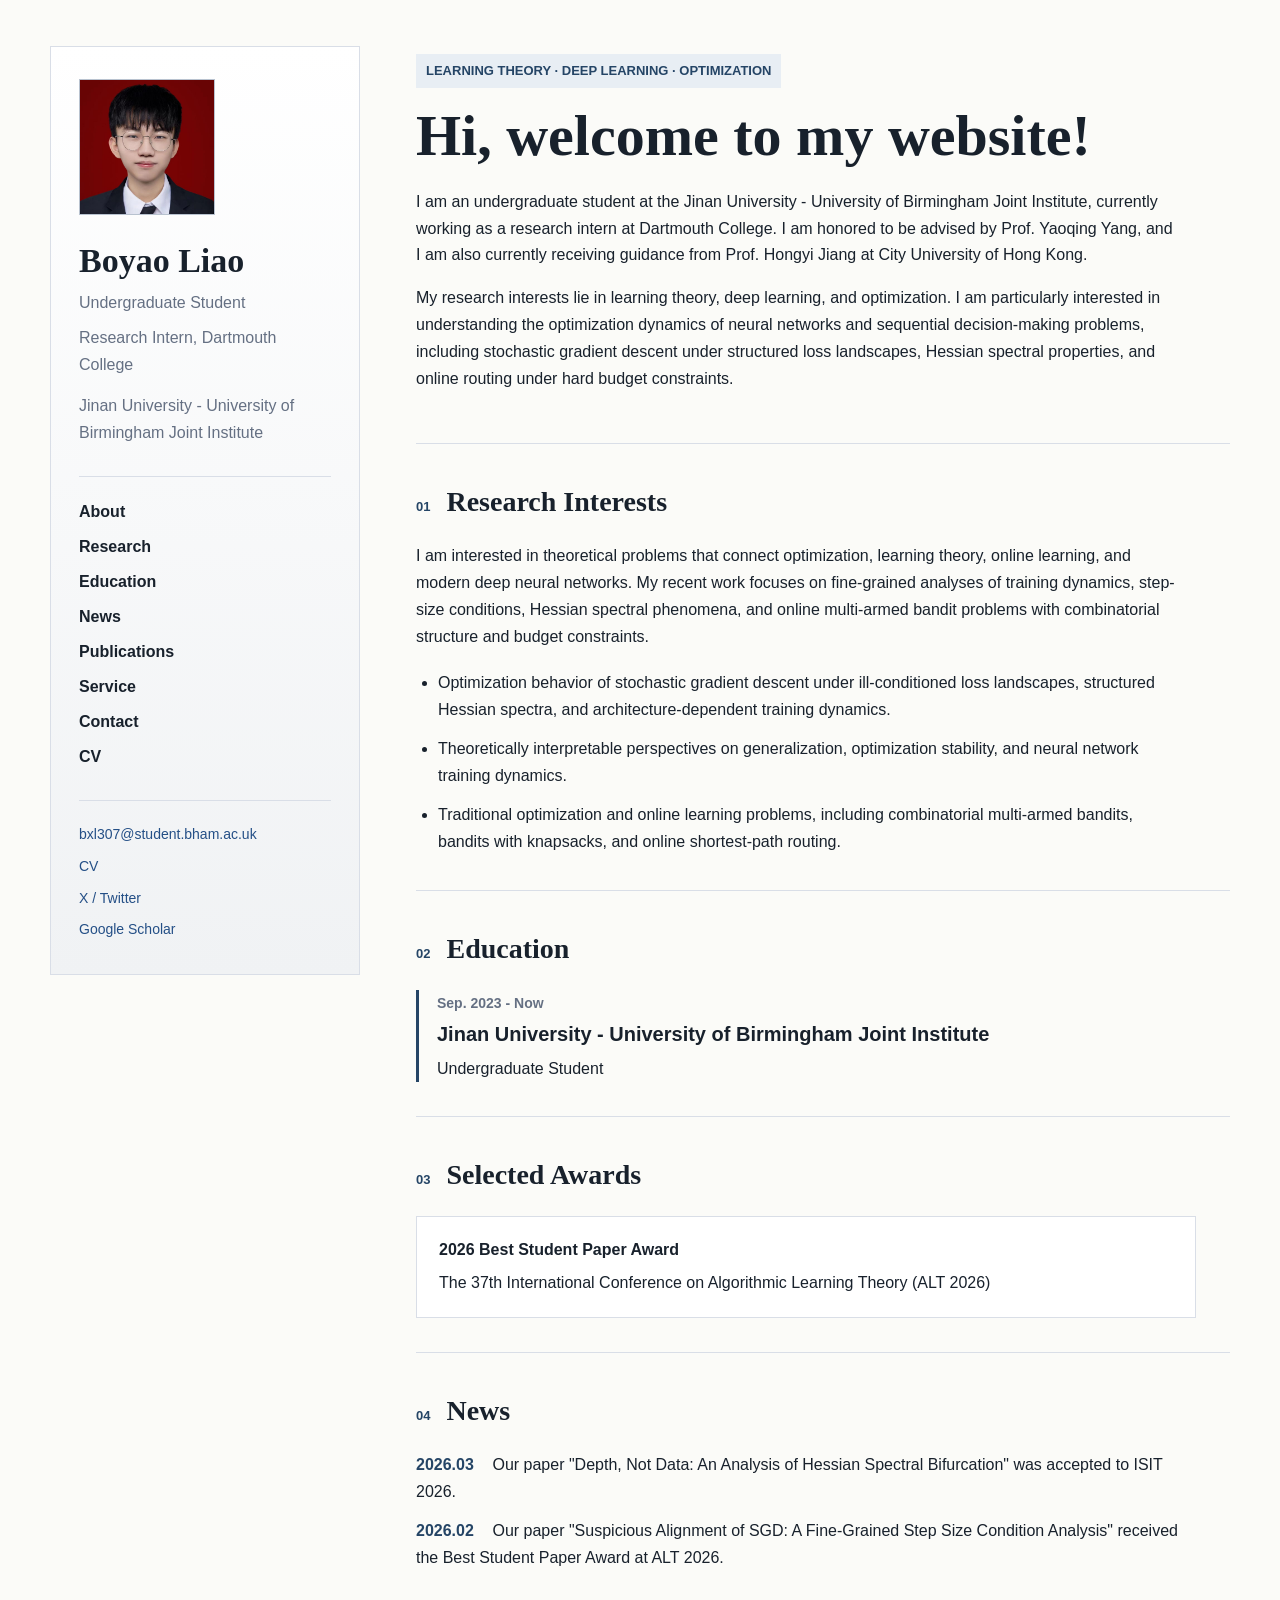
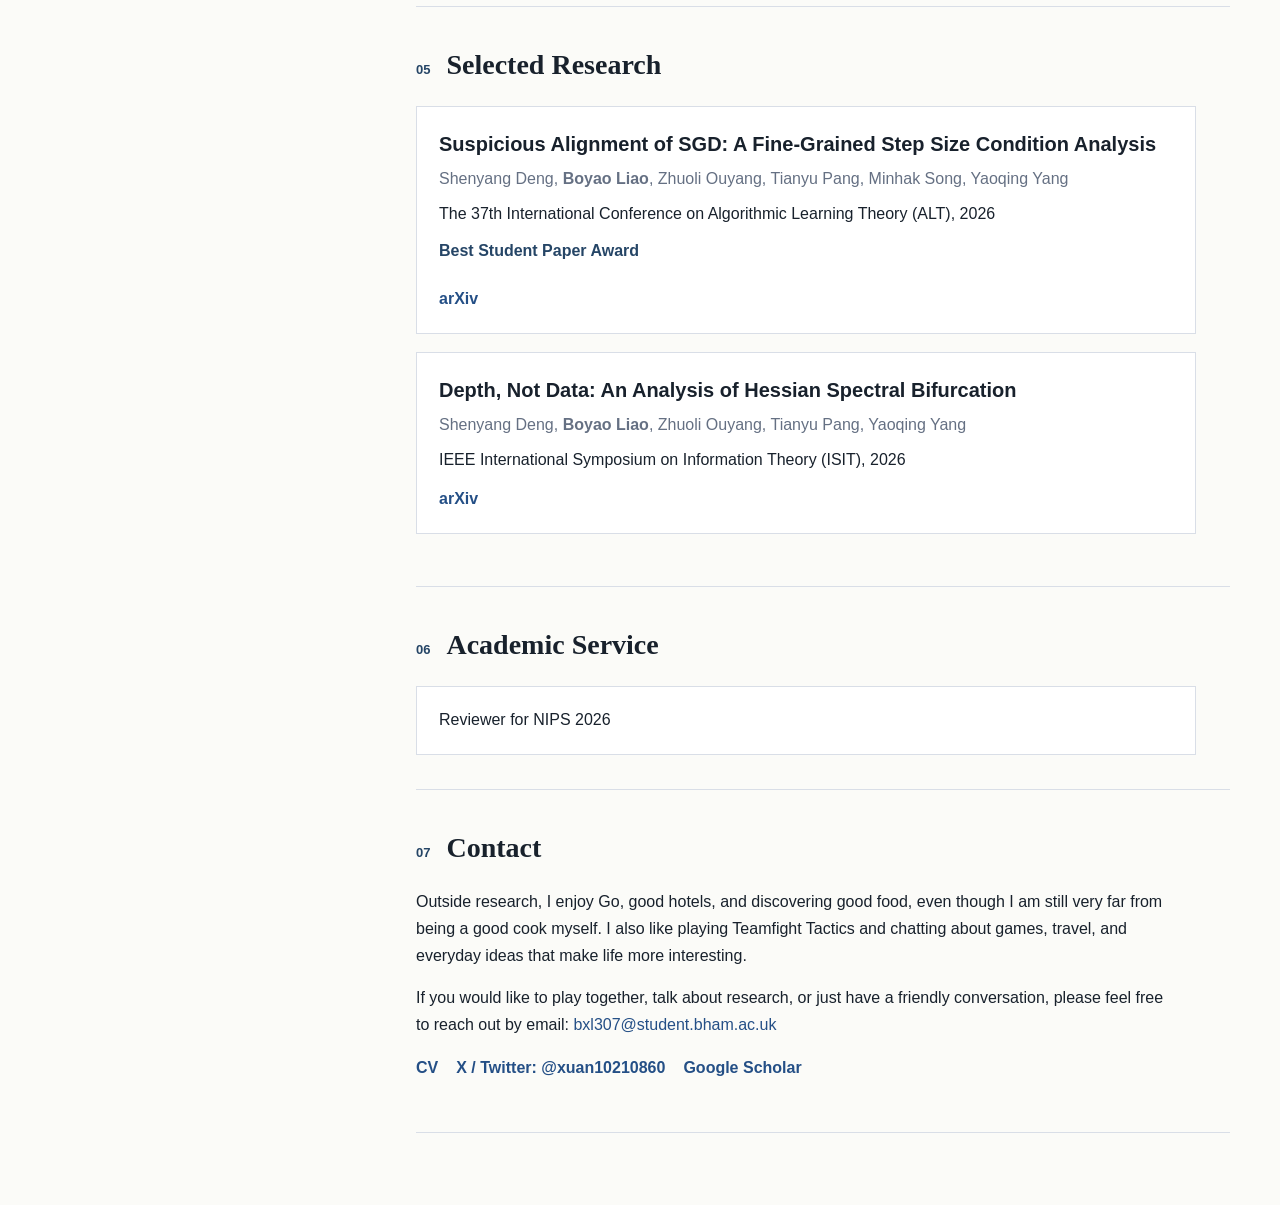
<file: index.html>
<!doctype html>
<html lang="en">
  <head>
    <meta charset="utf-8">
    <meta name="viewport" content="width=device-width, initial-scale=1">
    <title>Boyao Liao</title>
    <meta
      name="description"
      content="Academic homepage of Boyao Liao, undergraduate student and research intern working on learning theory, deep learning, and optimization."
    >
    <link rel="canonical" href="https://xuan-lgbq.github.io/">
    <link rel="stylesheet" href="styles.css">
    <script type="application/ld+json">
      {
        "@context": "https://schema.org",
        "@type": "Person",
        "name": "Boyao Liao",
        "url": "https://xuan-lgbq.github.io/",
        "image": "https://xuan-lgbq.github.io/assets/boyao-liao.jpg",
        "email": "mailto:bxl307@student.bham.ac.uk",
        "affiliation": [
          {
            "@type": "CollegeOrUniversity",
            "name": "Jinan University - University of Birmingham Joint Institute"
          },
          {
            "@type": "CollegeOrUniversity",
            "name": "Dartmouth College"
          }
        ],
        "sameAs": [
          "https://scholar.google.com/citations?user=uXLfFcQAAAAJ",
          "https://x.com/xuan10210860",
          "https://openreview.net/profile?id=~Boyao_Liao1"
        ],
        "knowsAbout": [
          "Learning theory",
          "Deep learning",
          "Optimization",
          "Stochastic gradient descent",
          "Multi-armed bandits"
        ]
      }
    </script>
  </head>
  <body>
    <div class="page-shell">
      <aside class="profile-panel" aria-label="Profile">
        <img
          class="portrait"
          src="assets/boyao-liao.jpg"
          alt="Boyao Liao"
        >
        <h1>Boyao Liao</h1>
        <p class="role">Undergraduate Student</p>
        <p class="role">Research Intern, Dartmouth College</p>
        <p class="affiliation">Jinan University - University of Birmingham Joint Institute</p>

        <nav class="site-nav" aria-label="Page sections">
          <a href="#about">About</a>
          <a href="#research">Research</a>
          <a href="#education">Education</a>
          <a href="#news">News</a>
          <a href="#publications">Publications</a>
          <a href="#service">Service</a>
          <a href="#contact">Contact</a>
          <a href="assets/cv.pdf" target="_blank" rel="noreferrer">CV</a>
        </nav>

        <div class="contact-card">
          <a href="mailto:bxl307@student.bham.ac.uk">bxl307@student.bham.ac.uk</a>
          <a href="assets/cv.pdf" target="_blank" rel="noreferrer">CV</a>
          <a href="https://x.com/xuan10210860" target="_blank" rel="noreferrer">X / Twitter</a>
          <a
            href="https://scholar.google.com/citations?hl=en&view_op=list_works&gmla=ACrTK9Vliub4DyjAyTuH-FiHRcUCzZBB20oZ6W0Yl3k1JzNF8XshmjoDY1ZEVG1drajO5vsS02cEo2h9mDCe6Q&user=uXLfFcQAAAAJ"
            target="_blank"
            rel="noreferrer"
          >Google Scholar</a>
        </div>
      </aside>

      <main class="content">
        <section class="hero" id="about">
          <p class="eyebrow">Learning Theory · Deep Learning · Optimization</p>
          <h2>Hi, welcome to my website!</h2>
          <p>
            I am an undergraduate student at the Jinan University - University of
            Birmingham Joint Institute, currently working as a research intern at
            Dartmouth College. I am honored to be advised by Prof. Yaoqing Yang,
            and I am also currently receiving guidance from Prof. Hongyi Jiang at
            City University of Hong Kong.
          </p>
          <p>
            My research interests lie in learning theory, deep learning, and
            optimization. I am particularly interested in understanding the
            optimization dynamics of neural networks and sequential decision-making
            problems, including stochastic gradient descent under structured loss
            landscapes, Hessian spectral properties, and online routing under hard
            budget constraints.
          </p>
        </section>

        <section id="research">
          <div class="section-heading">
            <span>01</span>
            <h2>Research Interests</h2>
          </div>
          <p>
            I am interested in theoretical problems that connect optimization,
            learning theory, online learning, and modern deep neural networks. My
            recent work focuses on fine-grained analyses of training dynamics,
            step-size conditions, Hessian spectral phenomena, and online
            multi-armed bandit problems with combinatorial structure and budget
            constraints.
          </p>
          <ul class="interest-list">
            <li>Optimization behavior of stochastic gradient descent under ill-conditioned loss landscapes, structured Hessian spectra, and architecture-dependent training dynamics.</li>
            <li>Theoretically interpretable perspectives on generalization, optimization stability, and neural network training dynamics.</li>
            <li>Traditional optimization and online learning problems, including combinatorial multi-armed bandits, bandits with knapsacks, and online shortest-path routing.</li>
          </ul>
        </section>

        <section id="education">
          <div class="section-heading">
            <span>02</span>
            <h2>Education</h2>
          </div>
          <div class="timeline">
            <article>
              <time>Sep. 2023 - Now</time>
              <h3>Jinan University - University of Birmingham Joint Institute</h3>
              <p>Undergraduate Student</p>
            </article>
          </div>
        </section>

        <section id="awards">
          <div class="section-heading">
            <span>03</span>
            <h2>Selected Awards</h2>
          </div>
          <article class="notice">
            <strong>2026 Best Student Paper Award</strong>
            <span>The 37th International Conference on Algorithmic Learning Theory (ALT 2026)</span>
          </article>
        </section>

        <section id="news">
          <div class="section-heading">
            <span>04</span>
            <h2>News</h2>
          </div>
          <div class="news-list">
            <p><time>2026.03</time> Our paper "Depth, Not Data: An Analysis of Hessian Spectral Bifurcation" was accepted to ISIT 2026.</p>
            <p><time>2026.02</time> Our paper "Suspicious Alignment of SGD: A Fine-Grained Step Size Condition Analysis" received the Best Student Paper Award at ALT 2026.</p>
          </div>
        </section>

        <section id="publications">
          <div class="section-heading">
            <span>05</span>
            <h2>Selected Research</h2>
          </div>

          <article class="publication">
            <h3>Suspicious Alignment of SGD: A Fine-Grained Step Size Condition Analysis</h3>
            <p class="authors">Shenyang Deng, <strong>Boyao Liao</strong>, Zhuoli Ouyang, Tianyu Pang, Minhak Song, Yaoqing Yang</p>
            <p>The 37th International Conference on Algorithmic Learning Theory (ALT), 2026</p>
            <p class="award">Best Student Paper Award</p>
            <a href="https://arxiv.org/abs/2601.11789" target="_blank" rel="noreferrer">arXiv</a>
          </article>

          <article class="publication">
            <h3>Depth, Not Data: An Analysis of Hessian Spectral Bifurcation</h3>
            <p class="authors">Shenyang Deng, <strong>Boyao Liao</strong>, Zhuoli Ouyang, Tianyu Pang, Yaoqing Yang</p>
            <p>IEEE International Symposium on Information Theory (ISIT), 2026</p>
            <a href="https://arxiv.org/abs/2602.00545" target="_blank" rel="noreferrer">arXiv</a>
          </article>
        </section>

        <section id="service">
          <div class="section-heading">
            <span>06</span>
            <h2>Academic Service</h2>
          </div>
          <article class="notice">
            <span>Reviewer for NIPS 2026</span>
          </article>
        </section>

        <section id="contact">
          <div class="section-heading">
            <span>07</span>
            <h2>Contact</h2>
          </div>
          <p>
            Outside research, I enjoy Go, good hotels, and discovering good food,
            even though I am still very far from being a good cook myself. I also
            like playing Teamfight Tactics and chatting about games, travel, and
            everyday ideas that make life more interesting.
          </p>
          <p>
            If you would like to play together, talk about research, or just have
            a friendly conversation, please feel free to reach out by email:
            <a href="mailto:bxl307@student.bham.ac.uk">bxl307@student.bham.ac.uk</a>
          </p>
          <p class="social-links">
            <a href="assets/cv.pdf" target="_blank" rel="noreferrer">CV</a>
            <a href="https://x.com/xuan10210860" target="_blank" rel="noreferrer">X / Twitter: @xuan10210860</a>
            <a
              href="https://scholar.google.com/citations?hl=en&view_op=list_works&gmla=ACrTK9Vliub4DyjAyTuH-FiHRcUCzZBB20oZ6W0Yl3k1JzNF8XshmjoDY1ZEVG1drajO5vsS02cEo2h9mDCe6Q&user=uXLfFcQAAAAJ"
              target="_blank"
              rel="noreferrer"
            >Google Scholar</a>
          </p>
        </section>
      </main>
    </div>
  </body>
</html>
</file>
<file: styles.css>
:root {
  --ink: #18212c;
  --muted: #657083;
  --line: #d9dee7;
  --paper: #fbfbf8;
  --panel: #f0f2f4;
  --accent: #254566;
  --accent-soft: #e8eef4;
  --link: #244f86;
}

* {
  box-sizing: border-box;
}

html {
  scroll-behavior: smooth;
}

body {
  margin: 0;
  background: var(--paper);
  color: var(--ink);
  font-family: "Inter", "Avenir Next", "Helvetica Neue", Arial, sans-serif;
  font-size: 16px;
  line-height: 1.68;
}

a {
  color: var(--link);
  text-decoration: none;
}

a:hover {
  text-decoration: underline;
}

.page-shell {
  display: grid;
  grid-template-columns: minmax(240px, 310px) minmax(0, 820px);
  gap: 56px;
  width: min(1180px, calc(100% - 40px));
  margin: 0 auto;
  padding: 46px 0 72px;
}

.profile-panel {
  position: sticky;
  top: 32px;
  align-self: start;
  min-height: calc(100vh - 64px);
  padding: 32px 28px;
  border: 1px solid var(--line);
  background: linear-gradient(180deg, #ffffff 0%, var(--panel) 100%);
}

.portrait {
  display: block;
  width: 136px;
  height: 136px;
  margin-bottom: 26px;
  border: 1px solid #b8c2cf;
  object-fit: cover;
}

.profile-panel h1 {
  margin: 0 0 10px;
  font-family: Georgia, "Times New Roman", serif;
  font-size: 34px;
  line-height: 1.15;
  letter-spacing: 0;
}

.role,
.affiliation {
  margin: 0 0 8px;
  color: var(--muted);
}

.affiliation {
  margin-top: 14px;
}

.site-nav {
  display: grid;
  gap: 8px;
  margin: 30px 0;
  padding-top: 22px;
  border-top: 1px solid var(--line);
}

.site-nav a {
  color: var(--ink);
  font-weight: 600;
}

.contact-card {
  display: grid;
  gap: 8px;
  padding-top: 22px;
  border-top: 1px solid var(--line);
  font-size: 14px;
  word-break: break-word;
}

.content {
  min-width: 0;
}

section {
  padding: 34px 0;
  border-bottom: 1px solid var(--line);
}

.hero {
  padding-top: 8px;
}

.eyebrow {
  display: inline-block;
  margin: 0 0 18px;
  padding: 6px 10px;
  background: var(--accent-soft);
  color: var(--accent);
  font-size: 13px;
  font-weight: 700;
  letter-spacing: 0;
  text-transform: uppercase;
}

.hero h2,
.section-heading h2 {
  font-family: Georgia, "Times New Roman", serif;
  letter-spacing: 0;
}

.hero h2 {
  margin: 0 0 22px;
  font-size: clamp(34px, 5vw, 58px);
  line-height: 1.05;
}

.hero p,
section > p {
  max-width: 760px;
}

.section-heading {
  display: flex;
  align-items: baseline;
  gap: 16px;
  margin-bottom: 18px;
}

.section-heading span {
  color: var(--accent);
  font-size: 13px;
  font-weight: 800;
}

.section-heading h2 {
  margin: 0;
  font-size: 28px;
}

.interest-list {
  display: grid;
  gap: 12px;
  max-width: 760px;
  margin: 20px 0 0;
  padding-left: 22px;
}

.timeline {
  display: grid;
  gap: 22px;
}

.timeline article {
  padding-left: 18px;
  border-left: 3px solid var(--accent);
}

.timeline time {
  color: var(--muted);
  font-size: 14px;
  font-weight: 700;
}

.timeline h3,
.publication h3 {
  margin: 4px 0 8px;
  font-size: 20px;
  line-height: 1.35;
}

.timeline p,
.publication p {
  margin: 0;
}

.notice,
.publication {
  max-width: 780px;
  padding: 20px 22px;
  border: 1px solid var(--line);
  background: #fff;
}

.notice {
  display: grid;
  gap: 6px;
}

.news-list {
  display: grid;
  gap: 12px;
  max-width: 780px;
}

.news-list p {
  margin: 0;
}

.news-list time {
  display: inline-block;
  min-width: 72px;
  color: var(--accent);
  font-weight: 800;
}

.social-links {
  display: flex;
  flex-wrap: wrap;
  gap: 14px 18px;
}

.social-links a {
  font-weight: 800;
}

.publication {
  margin-bottom: 18px;
}

.publication .authors {
  margin-bottom: 8px;
  color: var(--muted);
}

.publication .award {
  margin: 10px 0;
  color: var(--accent);
  font-weight: 800;
}

.publication a {
  display: inline-flex;
  margin-top: 12px;
  font-weight: 800;
}

@media (max-width: 860px) {
  .page-shell {
    display: block;
    width: min(100% - 28px, 760px);
    padding: 22px 0 56px;
  }

  .profile-panel {
    position: static;
    min-height: 0;
    margin-bottom: 28px;
  }

  .portrait {
    width: 104px;
    height: 104px;
    font-size: 34px;
  }
}
</file>
